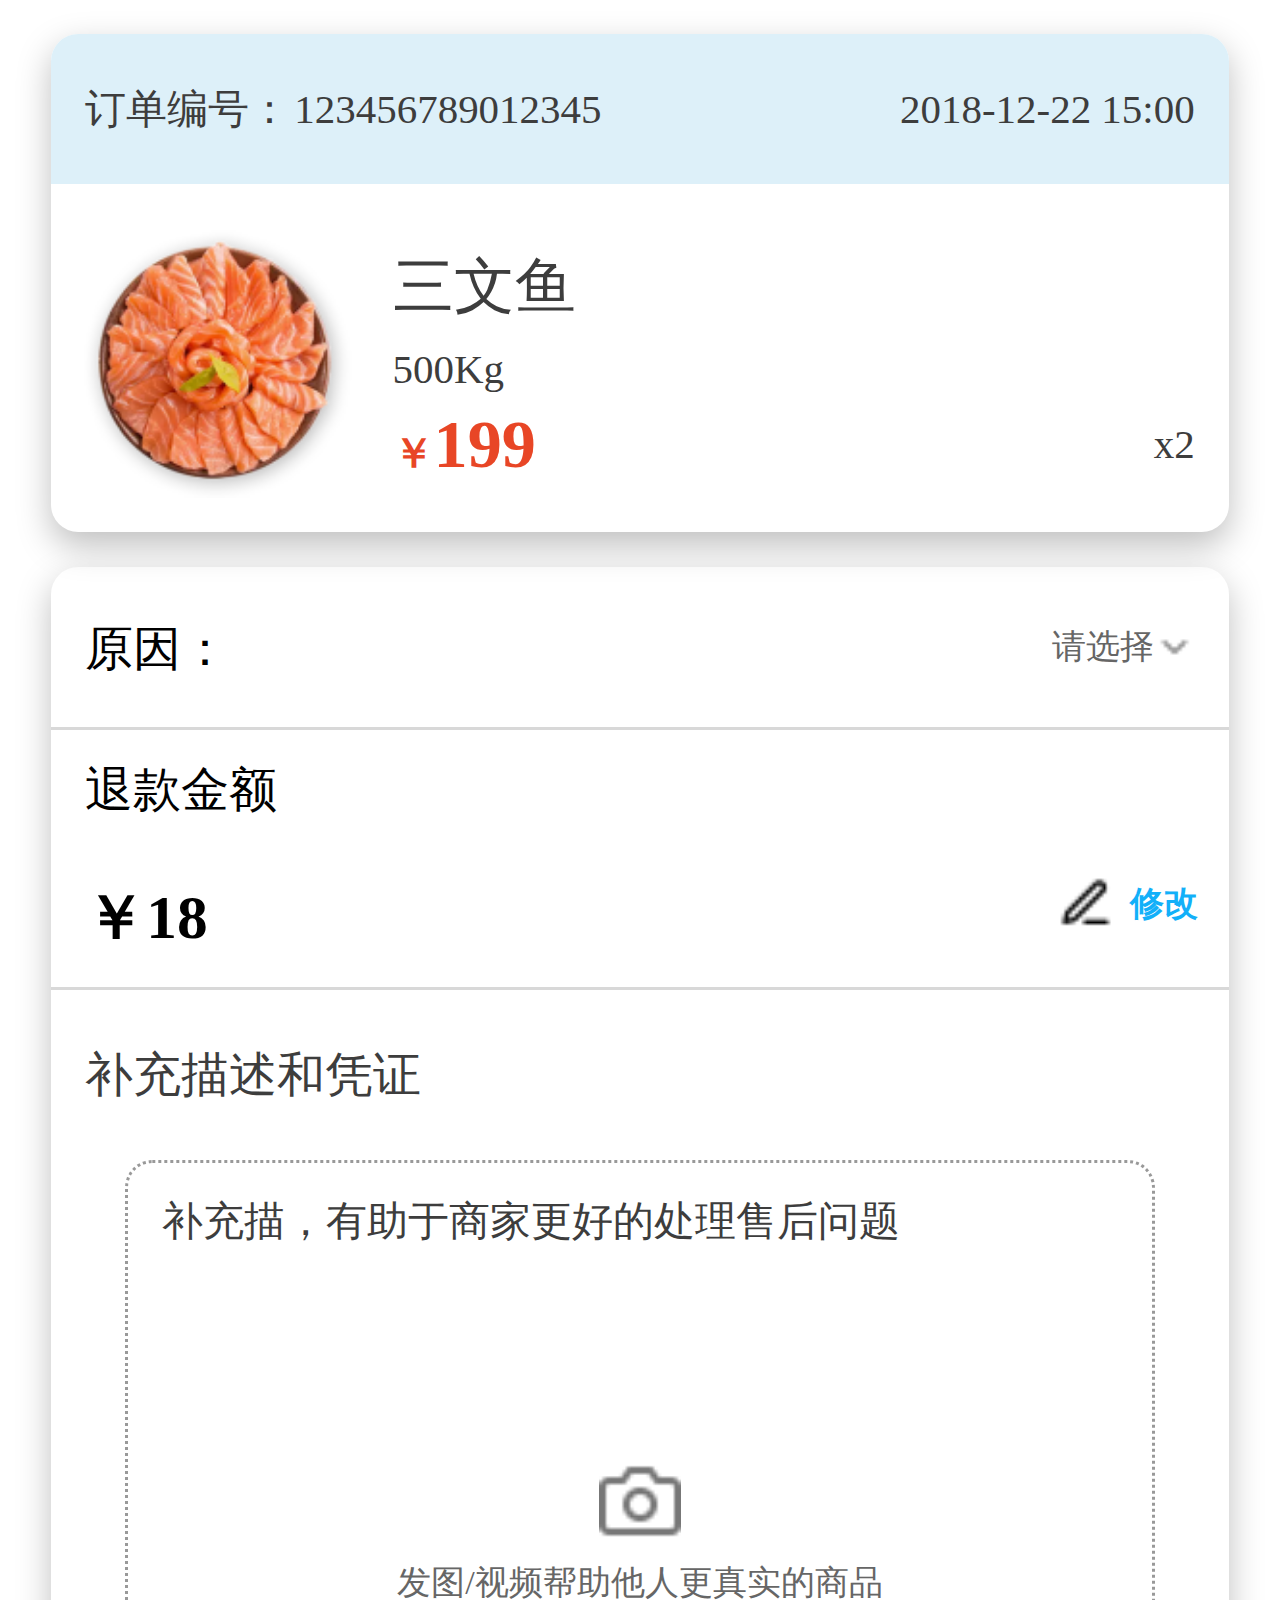
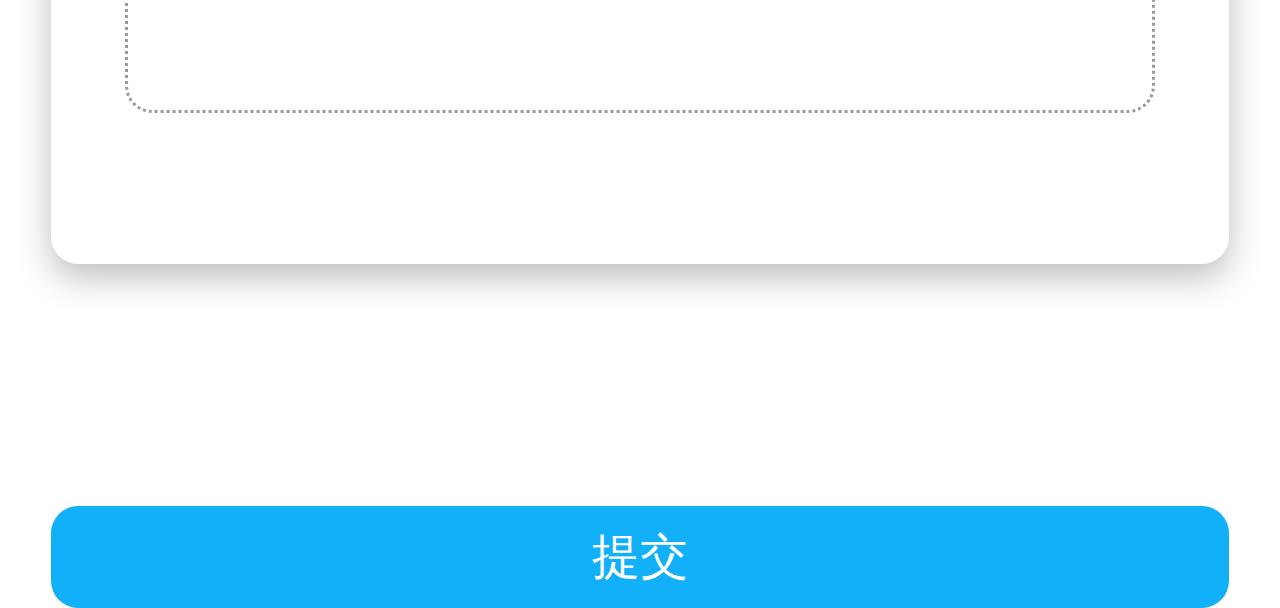
<file: staticIndex/AfterSale/index.html>
<!DOCTYPE html>
<html lang="en">

<head>
    <meta charset="UTF-8">
    <meta http-equiv="X-UA-Compatible" content="IE=edge">
    <meta name="viewport" content="width=device-width, initial-scale=1.0">
    <link rel="stylesheet" href="../common.css">
    <link rel="stylesheet" href="./css/AfterSale.css">
    <title>申请售后</title>
</head>

<body>

    <!-- 订单 -->
    <section class="order">
        <div class="order-head">
            <span>订单编号：</span>
            <span class="order-id">123456789012345</span>
            <span class="order-time">2018-12-22 15:00</span>
        </div>

        <div class="order-body">
            <div class="pict-container">
                <img src="./upload/home_pic01.png" />
            </div>
            <div class="order-detail">
                <h3> 三文鱼</h3>
                <p>500Kg</p>
                <div> <span class="prize">199</span> <span class="quantity">2</span> </div>
            </div>

        </div>

    </section>

    <!-- reason -->
    <section class="reason-box">

        <div class="reason">
            <span> 原因：</span> <a><span>请选择</span></a>
        </div>

        <div class="refund">
            <span class="title">退款金额</span>
            <div class="detail">￥<span class="amount">18</span> <a>修改</a> </div>
        </div>

        <!--补充信息 -->
        <section class="info-addition">
            <h3>补充描述和凭证</h3>
            <div class="pict-upload">
                <p class="remainder1">
                    补充描，有助于商家更好的处理售后问题
                </p>
                <div class="cam"></div>
                <p class="remainder2">发图/视频帮助他人更真实的商品</p>
            </div>
            

        </section>

    </section>

    <button>提交</button>
</body>

</html>
</file>
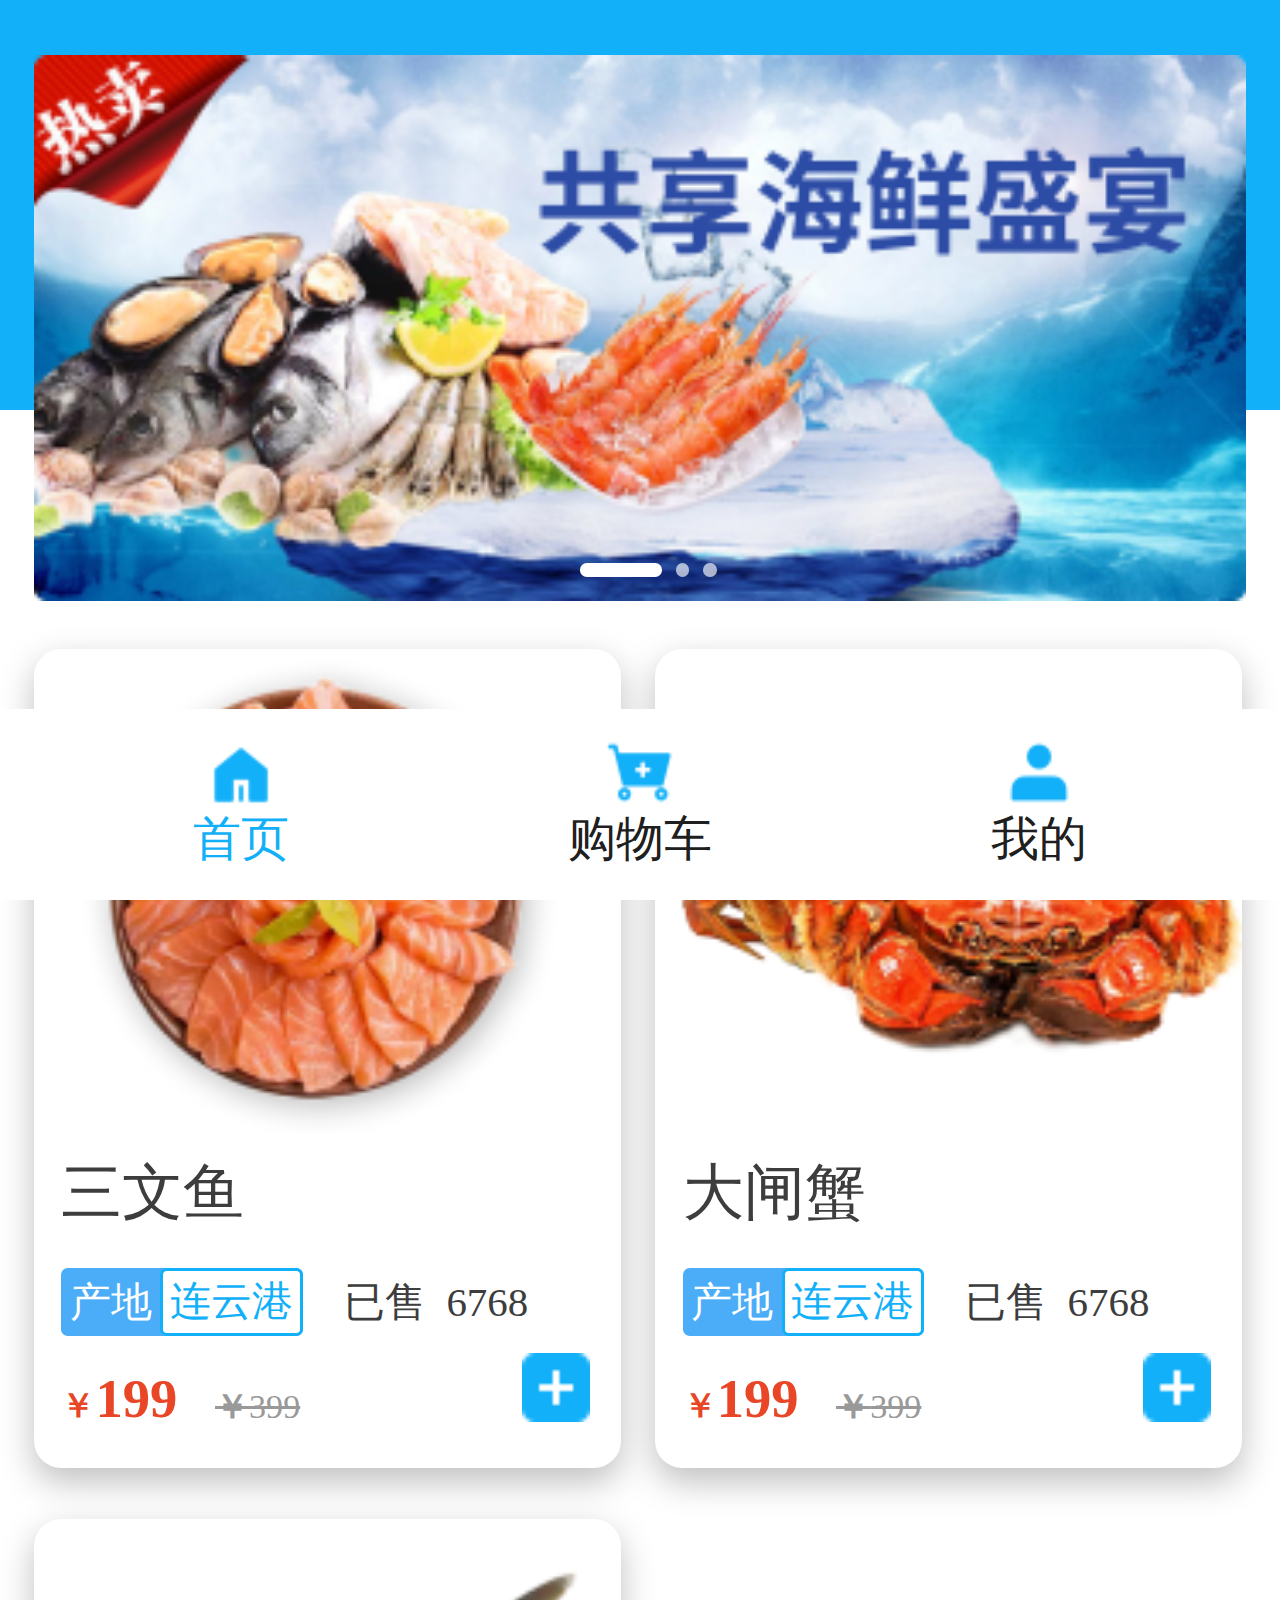
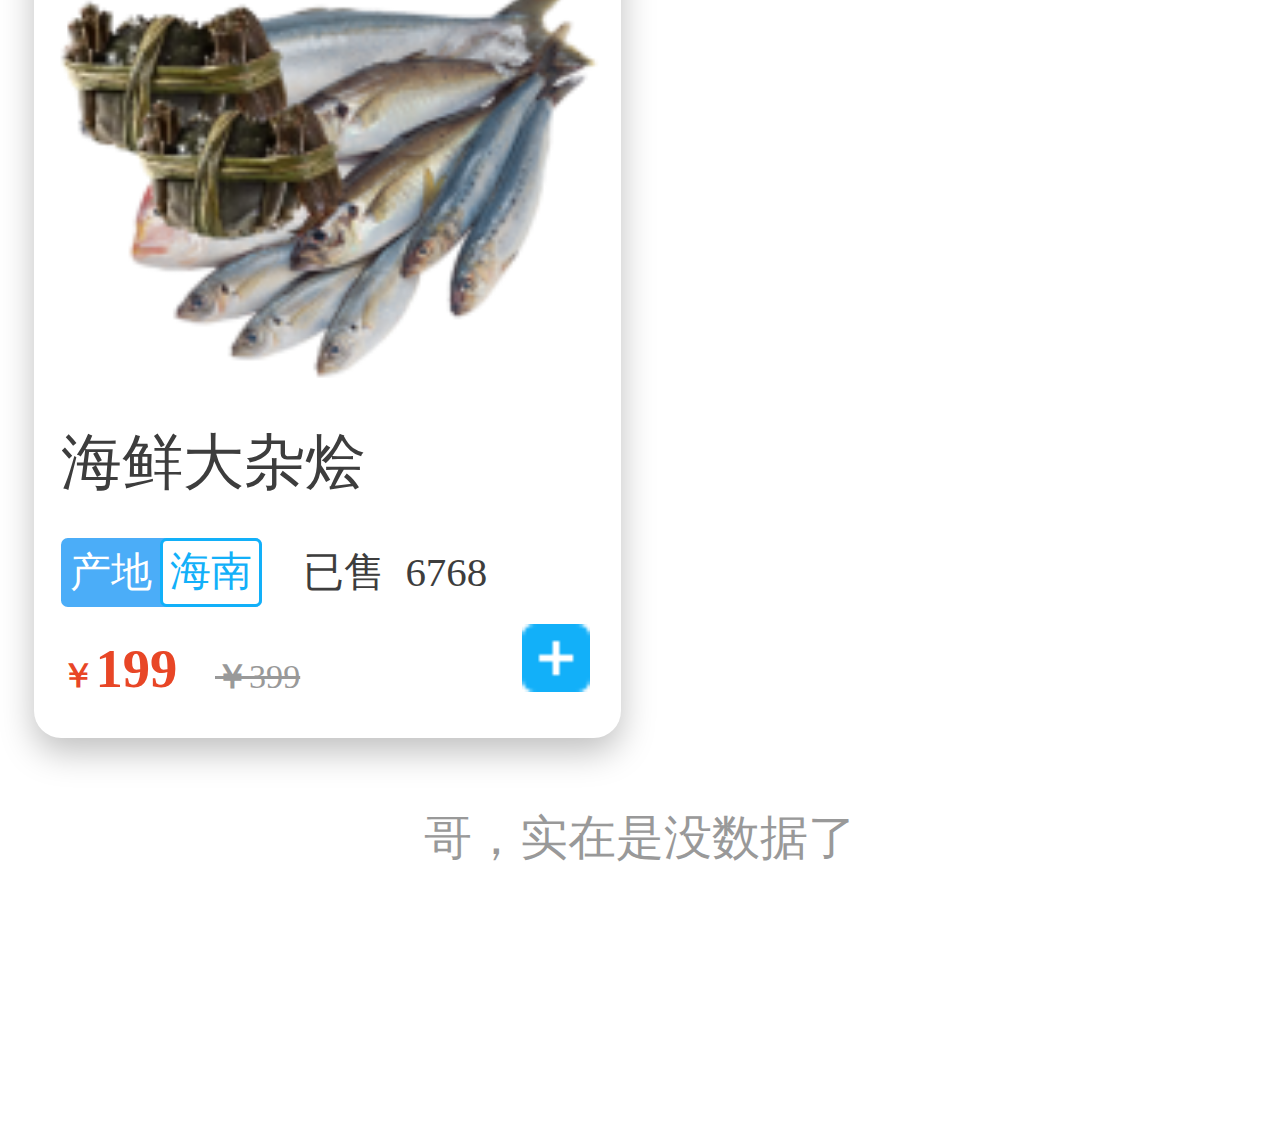
<file: staticIndex/index/index.html>
<!DOCTYPE html>
<html lang="en">
<head>
    <meta charset="UTF-8">
    <meta http-equiv="X-UA-Compatible" content="IE=edge">
    <meta name="viewport" content="width=device-width, initial-scale=1.0">
    <link rel="stylesheet" href="./css/index.css">
    <link rel="stylesheet" href="../common.css">
    <title>海鲜商城</title>
</head>
<body>
    
        <!-- // 头部、广告 -->
        <header class="header">
            <div class="poster">
                <img src="./upload/home_banner.png">
                <ul>
                    <li class="current"></li>
                    <li></li>
                    <li></li>
                </ul>
            </div>
        </header>

        <!-- 物品信息 -->
        <div class="items" >

            <div class="item">
                <img src="./upload/home_pic01.png">
                <h3>三文鱼</h3>
                <div class="detail">
                <div class="place" ><span class="origin">产地</span><span class="location">连云港</span></div> 
                <div class="sole"><span class="sales">已售</span><span class="among">6768</span></div>
                </div>
                <div class="price-zone">
                    <div class="prize">
                        <span class="now-prize">199</span><span class="old-prize">399</span>
                    </div>
                    <div class="add">
                    </div>
                </div>
            </div>


            <div class="item">
                <img src="./upload/home_pic02.png">
                <h3>大闸蟹</h3>
                <div class="detail">
                <div class="place" ><span class="origin">产地</span><span class="location">连云港</span></div> 
                <div class="sole"><span class="sales">已售</span><span class="among">6768</span></div>
                </div>
                <div class="price-zone">
                    <div class="prize">
                        <span class="now-prize">199</span><span class="old-prize">399</span>
                    </div>
                    <div class="add">
                    </div>
                </div>
            </div>

            <div class="item">
                <img src="./upload/home_pic03.png">
                <h3>海鲜大杂烩</h3>
                <div class="detail">
                <div class="place" ><span class="origin">产地</span><span class="location">海南</span></div> 
                <div class="sole"><span class="sales">已售</span><span class="among">6768</span></div>
                </div>
                <div class="price-zone">
                    <div class="prize">
                        <span class="now-prize">199</span><span class="old-prize">399</span>
                    </div>
                    <div class="add">
                    </div>
                </div>
            </div>





            
        </div>

        <!-- 提醒栏 -->
        <p>哥，实在是没数据了</p>

        <!-- 导航栏 -->
        <footer class="footer">
            <ul>
                <li class="current"><img src="./img/tabar_icon_select_home.png" alt=""><span>首页</span></li>
                <li><img src="./img/tabar_icon_select_shop.png"><span>购物车</span></li>
                <li><img src="./img/tabar_icon_select_my.png"><span>我的</span></li>
            </ul>
            
        </footer>

    
</body>
</html>
</file>
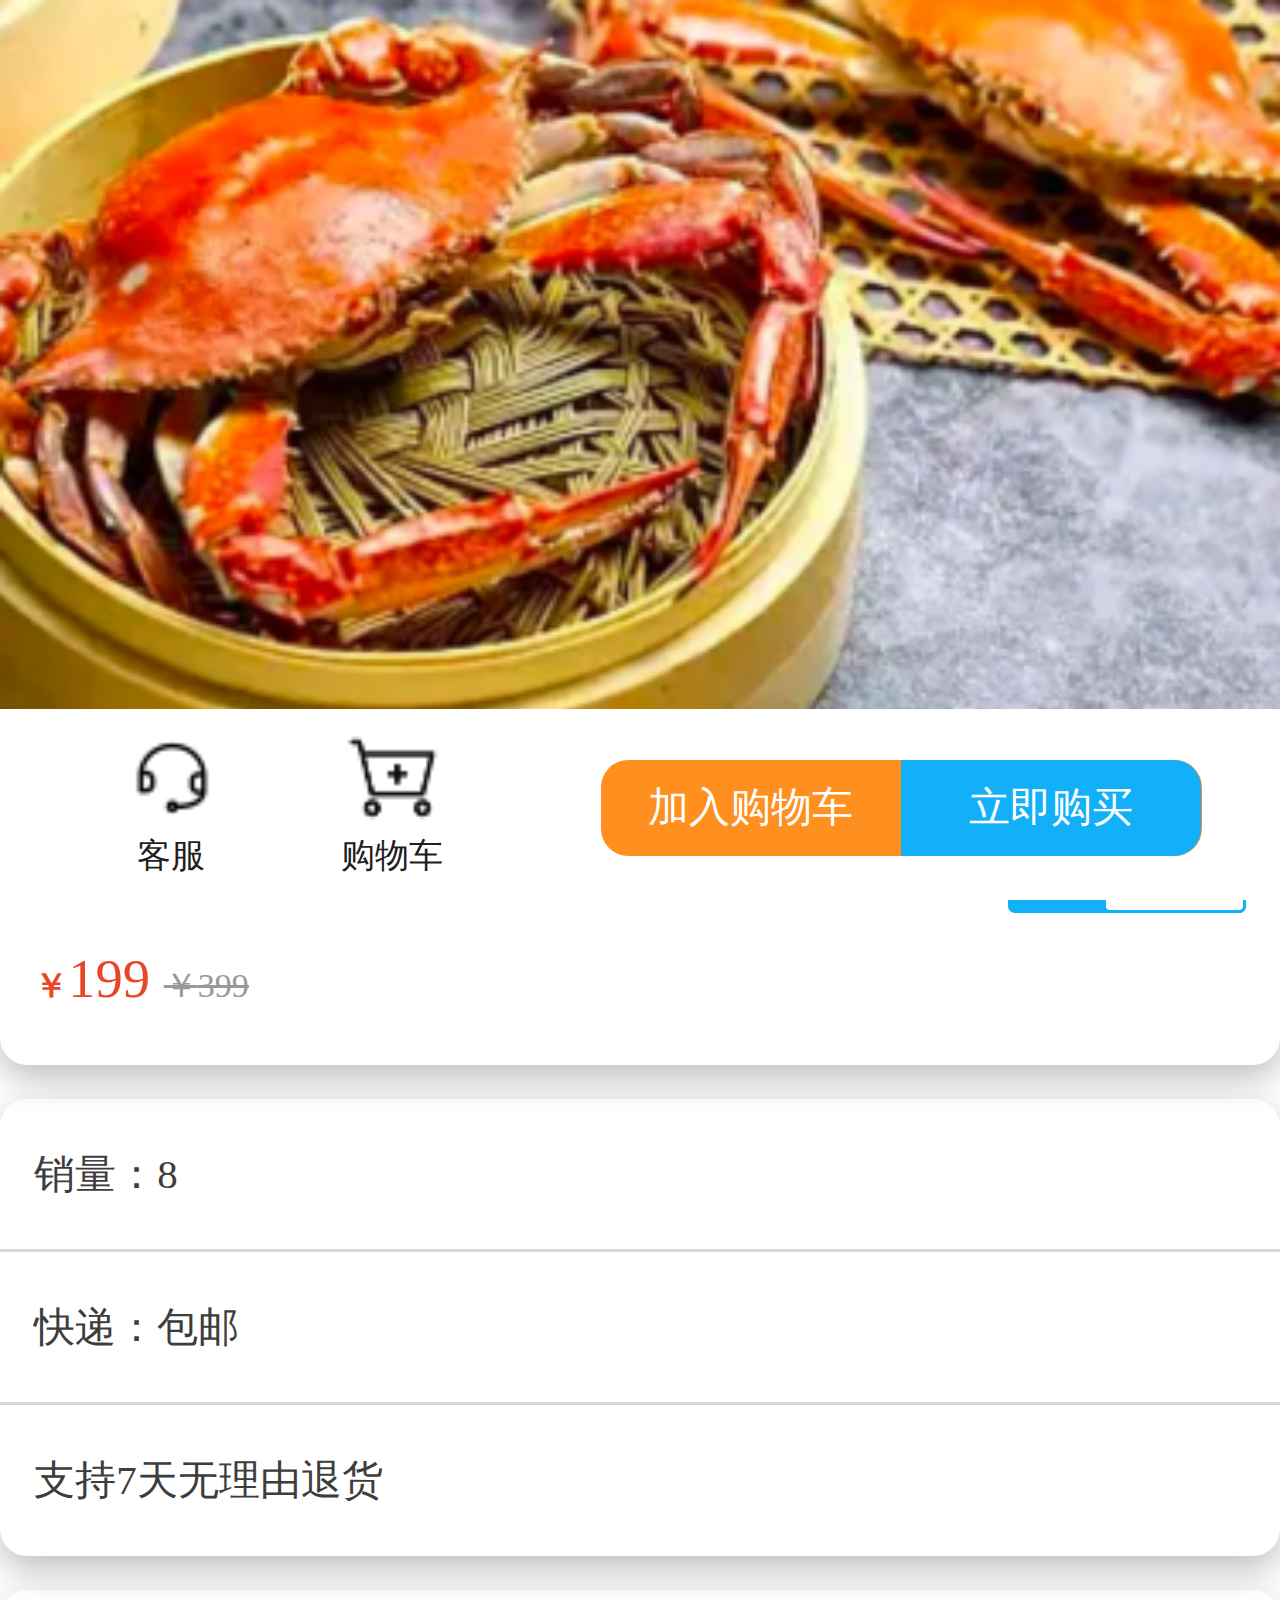
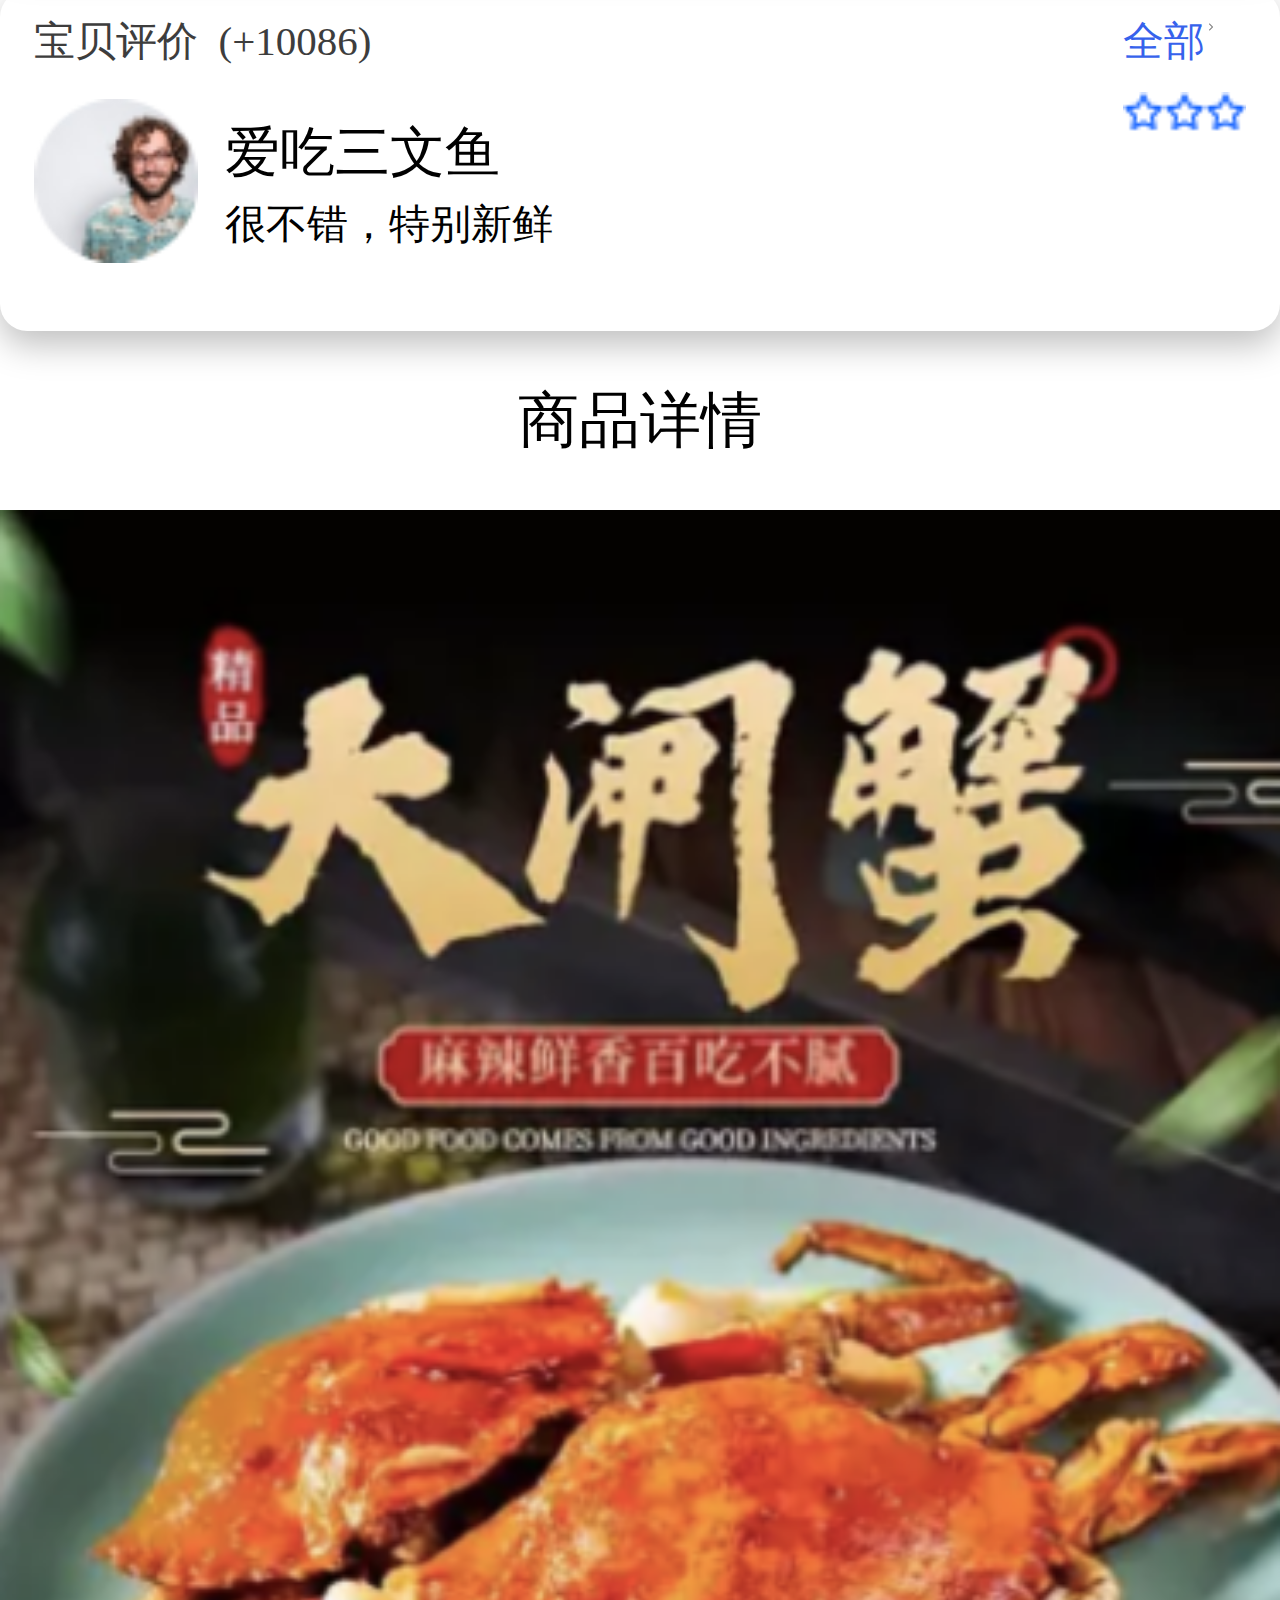
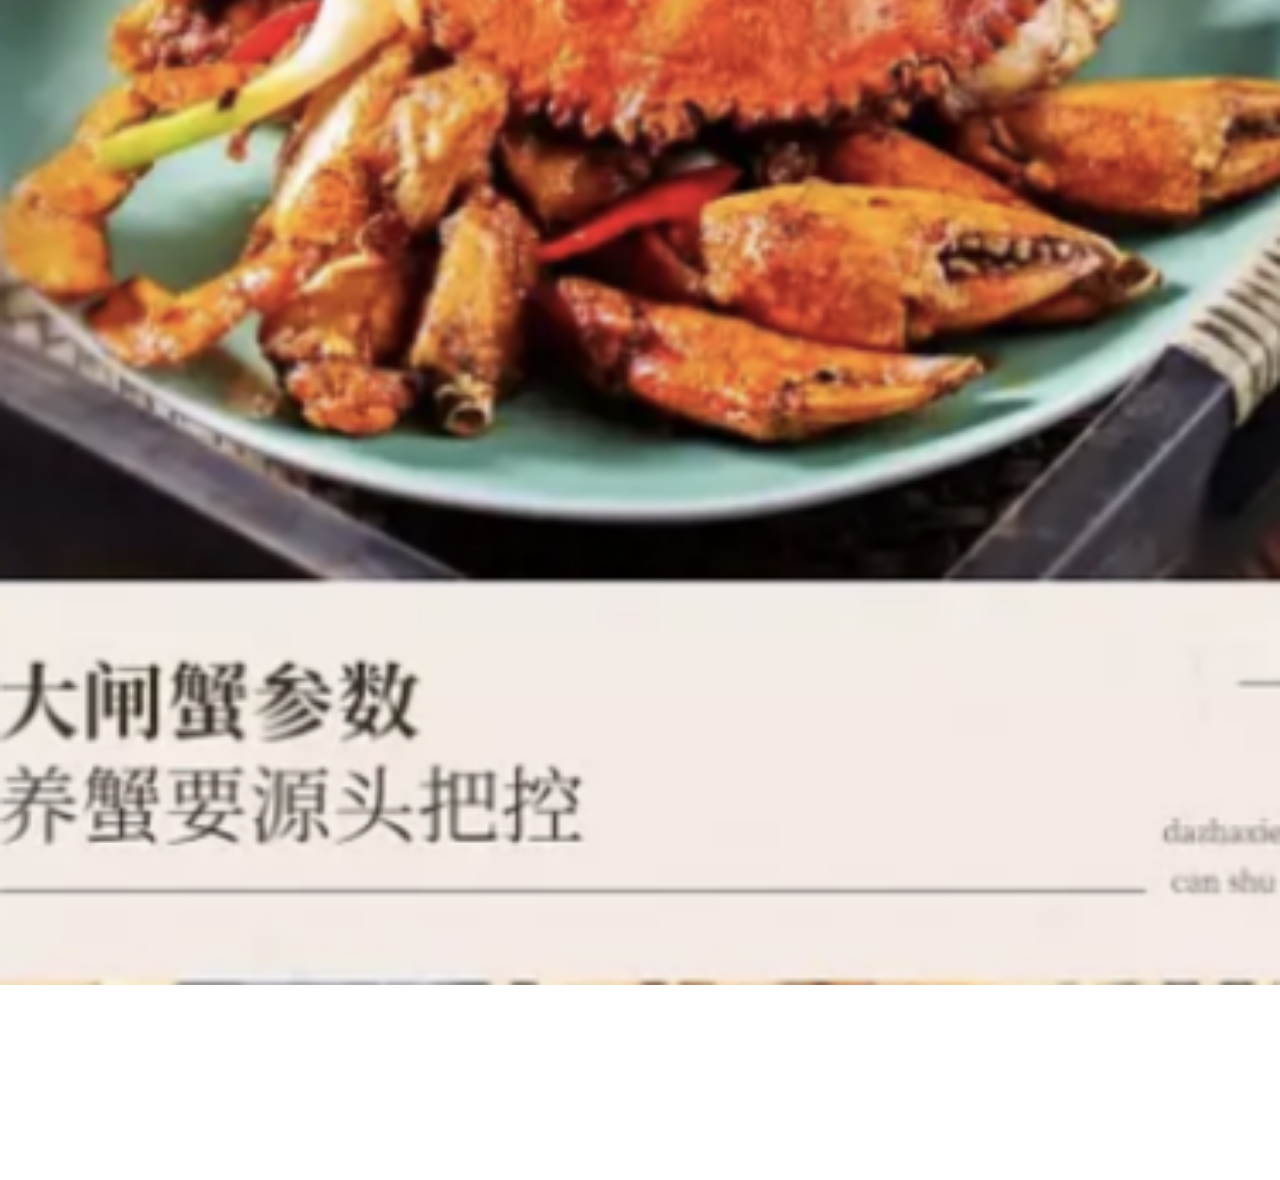
<file: staticIndex/OrderDetailPage/index.html>
<!DOCTYPE html>
<html lang="en">
<head>
    <meta charset="UTF-8">
    <meta http-equiv="X-UA-Compatible" content="IE=edge">
    <meta name="viewport" content="width=device-width, initial-scale=1.0">
    <link rel="stylesheet" href="../common.css">
    <link rel="stylesheet" href="./css/index.css">
    <title>商品详情</title>
</head>
<body>
     
    <!-- box1 -->
    <section class="poster">

        <img src="./upload/details_pic01.png">
        <h3>大闸蟹</h3>
        <div class="info"> 
            <p>这个大闸蟹是阳澄湖的</p>
            <div class="place" ><span>产地</span><span>连云港</span></div> 
        </div>

        <div class="prize">
            <span>199</span>  <span>399</span>
        </div>

    </section>

    <!-- box2 -->
    <section class="info-bar">
        <ul>
            <li><span class="quantity"></span>销量：<span class="number">8</span></li>
            <li><span class="delivery-type">快递：</span><span class="type">包邮</span></li>
            <li><span>支持7天无理由退货</span></li>
        </ul>
    </section>

    <!-- box3 -->
    <section class="commen">
        <div class="head">
            宝贝评价&nbsp;&nbsp;(+<span>10086</span>) <span class="all">全部</span>
        </div>

        <div class="commen-item">
            <img src="./img/details_head portrait.png">
            <ul>
                <li></li>
                <li></li>
                <li></li>
            </ul>
            <h3>爱吃三文鱼</h3>
            <p>
                很不错，特别新鲜
            </p>


        </div>
        
    </section>

    <!-- 商品详情 -->
    <h3 class="product-detail-title">商品详情</h3>

    <!-- 商品详情图片 -->
    <div class="product-detail">
        <img src="./img/details_pic01(1).png" alt="">
    </div>


    <!-- 底部 -->
    <footer class="footer">

        <div class="footer-left">
            <img src="./img/details_icon_customer.png"> <span>客服</span>
        </div>
        <div class="footer-left">
            <img src="./img/details_icon_car.png"> <span>购物车</span>
        </div>

        <div class="footer-right">
            <span>加入购物车</span><span>立即购买</span>
        </div>
    </footer>
    
    
</body>
</html>
</file>
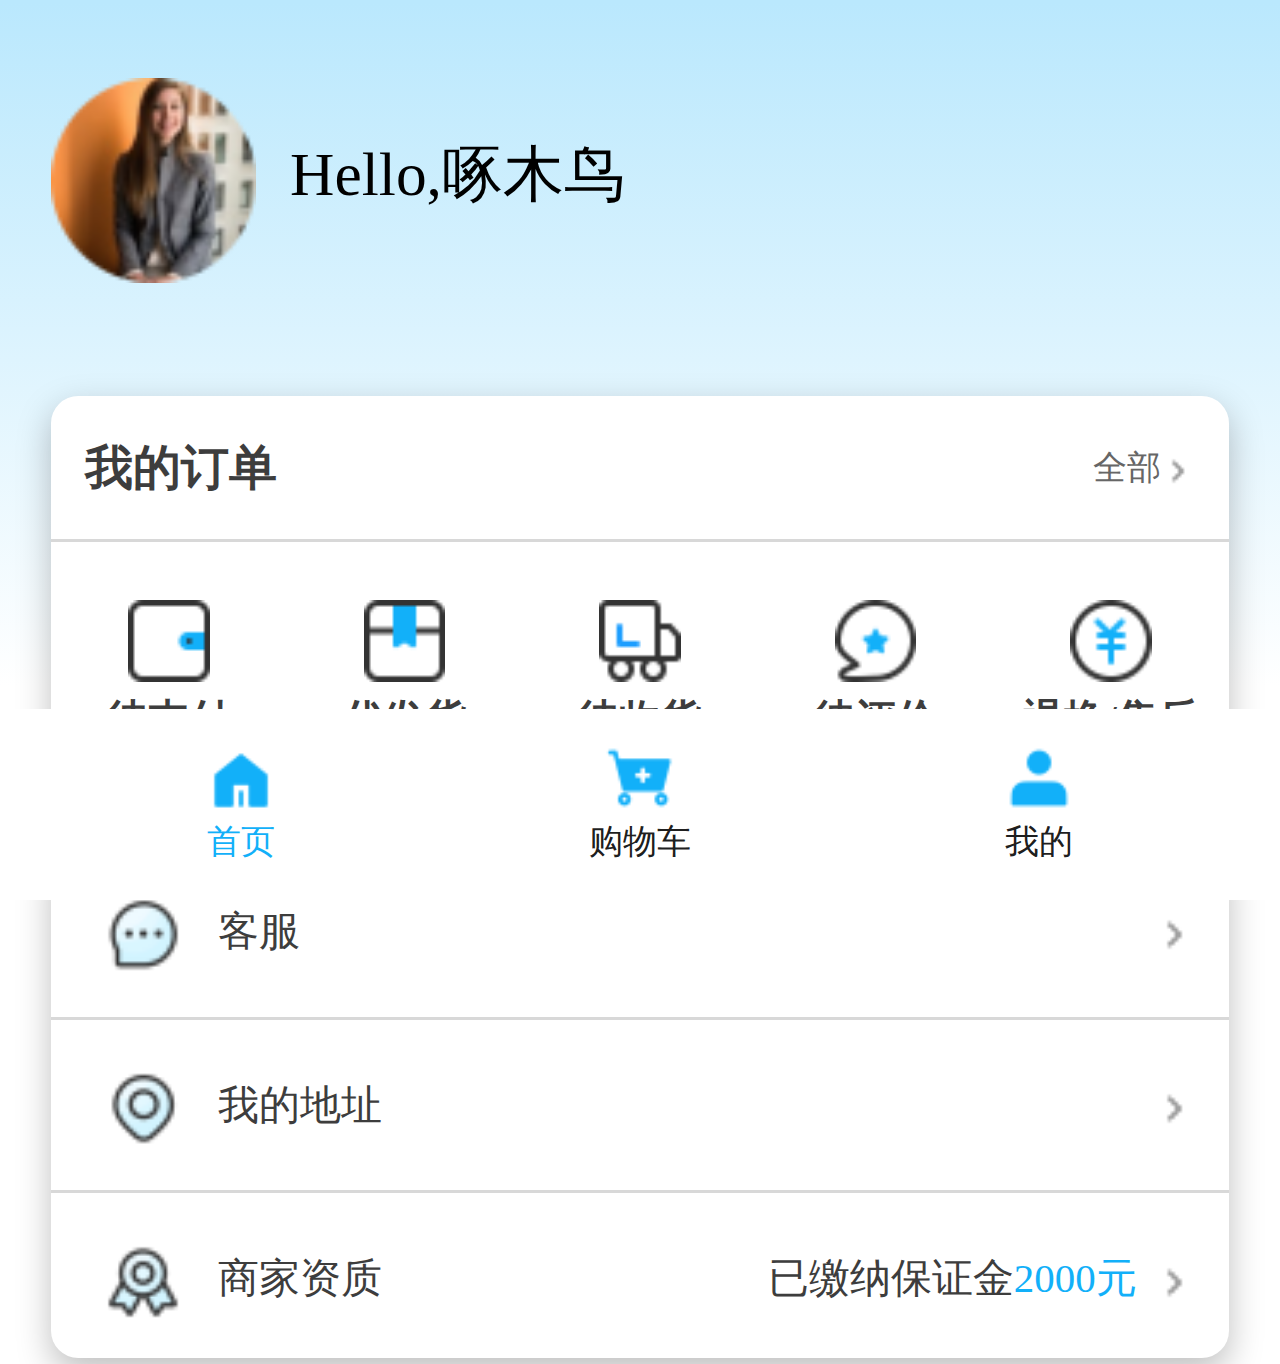
<file: staticIndex/personalCenter/index.html>
<!DOCTYPE html>
<html lang="en">

<head>
    <meta charset="UTF-8">
    <meta http-equiv="X-UA-Compatible" content="IE=edge">
    <meta name="viewport" content="width=device-width, initial-scale=1.0">
    <link rel="stylesheet" href="../common.css">
    <link rel="stylesheet" href="./css/personalCenter.css">
    <title>个人中心</title>
</head>

<body>

    <!-- 头部 -->
    <header  class="user-info">

        <!-- 欢迎用户栏 -->
        <div class="user">
            <img src="./upload/my_headportrait.png" alt="">Hello,<span>啄木鸟</span>
        </div>

        <!-- 订单、选项栏 -->
        <div class="info">

            <div class="order">
                <span>我的订单</span> <span>全部</span>
            </div>

            <div class="option">
                <ul>
                    <li><img src="./img/my_icon_pay.png"> <span>待支付</span></li>
                    <li><img src="./img/my_icon_give.png"> <span>代发货</span></li>
                    <li><img src="./img/my_icon_get.png"> <span>待收货</span></li>
                    <li><img src="./img/my_icon_comment.png"> <span>待评价</span></li>
                    <li><img src="./img/my_icon_back.png"> <span>退换/售后</span></li>
                </ul>
            </div>

        </div>
    </header>


    <!-- 客服、地址、商家资质栏 -->
    <section class="option-bar">
        <ul>
            <li><img src="./img/my_icon_service.png"> <span>客服</span></li>
            <li><img src="./img/my_icon_address.png"> <span>我的地址</span></li>
            <li><img src="./img/my_icon_business.png"> <span>商家资质</span> <span class="addiction">已缴纳保证金<i>2000元</i></span></li>
        </ul>

    </section>



    <!-- 底部导航栏 -->
    <footer class="footer">
        <ul>
            <li class="current"><img src="./img/tabar_icon_select_home.png" alt=""><span>首页</span></li>
            <li><img src="./img/tabar_icon_select_shop.png"><span>购物车</span></li>
            <li><img src="./img/tabar_icon_select_my.png"><span>我的</span></li>
        </ul>

    </footer>


</body>

</html>
</file>
<file: staticIndex/common.css>
*{
    padding: 0;
    margin: 0;
}

a{
    text-decoration: none;

}

li{
    list-style: none;
}
</file>
<file: staticIndex/AfterSale/css/AfterSale.css>
.order {
  width: 92vw;
  height: 38.93333333vw;
  margin: 2.66666667vw auto;
  box-shadow: 0 1.06666667vw 2.66666667vw rgba(0, 0, 0, 0.25);
  border-radius: 2.13333333vw;
}
.order .order-head {
  height: 11.73333333vw;
  background-color: #DDF0F9;
  border-radius: 2.13333333vw 2.13333333vw 0 0;
  line-height: 11.73333333vw;
}
.order .order-head span {
  font-size: 3.2vw;
  color: #3D3D3D;
}
.order .order-head span:first-child {
  margin-left: 2.66666667vw;
}
.order .order-head .order-time {
  float: right;
  margin-right: 2.66666667vw;
}
.order .order-body {
  display: flex;
  border-top: 0.26666667vw solid transparent;
  height: 27.2vw;
}
.order .order-body .pict-container {
  display: flex;
  margin: 2.93333333vw 2.66666667vw;
  width: 21.33333333vw;
  height: 21.33333333vw;
  justify-content: center;
}
.order .order-body .pict-container img {
  height: 21.33333333vw;
}
.order .order-body .order-detail {
  display: flex;
  flex-direction: column;
  justify-content: center;
  color: #3D3D3D;
}
.order .order-body .order-detail h3 {
  font-size: 4.8vw;
  font-weight: 400;
}
.order .order-body .order-detail p {
  font-size: 3.2vw;
  margin: 1.33333333vw 0;
}
.order .order-body .order-detail div {
  width: 65.33333333vw;
  height: 5.33333333vw;
  display: flex;
  justify-content: space-between;
  line-height: 5.33333333vw;
}
.order .order-body .order-detail div .prize {
  font-size: 5.33333333vw;
  color: #E84626;
  font-weight: 700;
}
.order .order-body .order-detail div .prize::before {
  content: "￥";
  font-size: 3.2vw;
}
.order .order-body .order-detail div .quantity {
  font-size: 3.2vw;
  float: right;
  margin-right: 2.66666667vw;
}
.order .order-body .order-detail div .quantity::before {
  content: "x";
  font-size: 3.2vw;
}
.reason-box {
  height: 101.33333333vw;
  width: 92vw;
  margin: auto;
  border-radius: 2.13333333vw;
  box-shadow: 0vw 1.06666667vw 2.66666667vw rgba(0, 0, 0, 0.25);
}
.reason-box .reason {
  display: flex;
  height: 12.8vw;
  font-size: 3.73333333vw;
  line-height: 12.8vw;
  border-bottom: #D8D8D8 0.26666667vw solid;
  justify-content: space-between;
  box-sizing: border-box;
}
.reason-box .reason span {
  margin-left: 2.66666667vw;
}
.reason-box .reason a {
  display: flex;
  height: 100%;
  margin-right: 2.66666667vw;
  font-size: 2.66666667vw;
  color: #666666;
  align-items: center;
}
.reason-box .reason a span {
  margin: 0;
}
.reason-box .reason a::after {
  content: "";
  display: inline-block;
  height: 3.2vw;
  width: 3.2vw;
  vertical-align: baseline;
  background: url(../img/icon_arrow12_down.png) no-repeat;
  background-size: 3.2vw;
}
.reason-box .refund {
  display: flex;
  flex-direction: column;
  height: 20.26666667vw;
  border-bottom: #D8D8D8 0.26666667vw solid;
  justify-content: space-around;
  box-sizing: border-box;
}
.reason-box .refund .title {
  font-size: 3.73333333vw;
  margin-left: 2.66666667vw;
}
.reason-box .refund .detail {
  font-size: 4.8vw;
  font-weight: 700;
  padding-left: 2.66666667vw;
}
.reason-box .refund .detail a {
  display: flex;
  align-items: center;
  float: right;
  margin-right: 2.4vw;
  font-size: 2.66666667vw;
  color: #12B0F9;
}
.reason-box .refund .detail a::before {
  content: "";
  display: inline-block;
  height: 4.26666667vw;
  width: 4.26666667vw;
  background-color: #E84626;
  background: url(../img/after_icon_edit.png) no-repeat;
  background-size: 4.26666667vw;
  margin-right: 1.33333333vw;
}
.reason-box .info-addition {
  height: 68.26666667vw;
}
.reason-box .info-addition h3 {
  height: 13.33333333vw;
  font-size: 3.73333333vw;
  color: #3D3D3D;
  font-weight: 400;
  line-height: 13.33333333vw;
  margin-left: 2.66666667vw;
}
.reason-box .info-addition .pict-upload {
  position: relative;
  width: 80vw;
  height: 42.66666667vw;
  margin: auto;
  border-radius: 2.13333333vw;
  border: dotted 0.26666667vw #999999;
}
.reason-box .info-addition .pict-upload .remainder1 {
  font-size: 3.2vw;
  height: 9.06666667vw;
  line-height: 9.06666667vw;
  color: #3D3D3D;
  padding-left: 2.66666667vw;
}
.reason-box .info-addition .pict-upload .cam {
  position: absolute;
  bottom: 13.06666667vw;
  height: 6.4vw;
  width: 6.4vw;
  left: 36.8vw;
  background: url(../img/evaluate_icon_camera.png) no-repeat;
  background-size: 6.4vw;
}
.reason-box .info-addition .pict-upload .remainder2 {
  width: 100%;
  text-align: center;
  position: absolute;
  font-size: 2.66666667vw;
  color: #666666;
  padding: 0;
  line-height: 0;
  bottom: 9.86666667vw;
}
button {
  font-size: 3.73333333vw;
  width: 92vw;
  height: 8vw;
  background-color: #12B0F9;
  text-align: center;
  line-height: 8vw;
  margin: 18.93333333vw 4vw 0;
  border: none;
  color: #fff;
  border-radius: 2.13333333vw;
}
</file>
<file: staticIndex/index/css/index.css>
body {
  width: 100%;
  overflow-y: auto;
}
body .header {
  position: relative;
  width: 100%;
  height: 46.66666667vw;
}
body .header::before {
  content: "";
  display: block;
  width: 100vw;
  height: 32vw;
  background-color: #12B0F9;
}
body .header .poster {
  position: absolute;
  height: 42.66666667vw;
  top: 4.26666667vw;
  left: 2.66666667vw;
  right: 2.66666667vw;
}
body .header .poster img {
  position: absolute;
  height: 42.66666667vw;
  width: 94.66666667vw;
}
body .header .poster ul {
  position: absolute;
  bottom: 1.86666667vw;
  left: 42.13333333vw;
}
body .header .poster ul .current {
  width: 6.4vw;
  background-color: #FFFFFF;
}
body .header .poster ul li {
  float: left;
  height: 1.06666667vw;
  width: 1.06666667vw;
  border-radius: 0.53333333vw;
  margin: 0 0.53333333vw;
  background-color: rgba(255, 255, 255, 0.65);
}
body .items::after {
  content: "";
  display: block;
  clear: both;
}
body .items .item {
  float: left;
  width: 45.86666667vw;
  height: 64vw;
  margin-top: 4vw;
  margin-left: 2.66666667vw;
  border-radius: 2.13333333vw;
  box-shadow: 0px 1.06666667vw 2.66666667vw rgba(0, 0, 0, 0.25);
}
body .items .item img {
  width: 100%;
  height: 37.86666667vw;
}
body .items .item h3 {
  font-size: 4.8vw;
  font-weight: 400;
  margin-top: 1.06666667vw;
  margin-left: 2.13333333vw;
  color: #3D3D3D;
}
body .items .item .detail {
  display: flex;
  margin: 2.66666667vw 0 0 2.13333333vw;
  height: 5.33333333vw;
  font-size: 3.2vw;
  justify-content: flex-start;
  line-height: 5.33333333vw;
}
body .items .item .detail .place {
  border-radius: 0.53333333vw;
  display: flex;
  height: 100%;
  text-align: center;
  background-color: #4BADF8;
  box-sizing: border-box;
}
body .items .item .detail .place .origin {
  width: 7.73333333vw;
  height: 100%;
  color: #FFFFFF;
}
body .items .item .detail .place .location {
  line-height: 4.8vw;
  padding: 0 0.53333333vw;
  background-color: #FFFFFF;
  color: #12B0F9;
  border: 0.26666667vw solid #12B0F9;
  border-radius: 0.53333333vw;
  box-sizing: border-box;
}
body .items .item .detail .sole {
  margin-left: 3.2vw;
  display: flex;
  font-size: 3.2vw;
  color: #3D3D3D;
  width: 14.4vw;
  justify-content: space-between;
}
body .items .item .price-zone {
  display: flex;
  justify-content: space-between;
  width: 90%;
  height: 5.33333333vw;
  margin: 1.33333333vw 0 0 2.13333333vw;
  box-sizing: border-box;
}
body .items .item .price-zone .prize {
  display: flex;
  height: 16px;
  box-sizing: border-box;
  margin-top: 1.06666667vw;
}
body .items .item .price-zone .prize .now-prize {
  width: 10.66666667vw;
  color: #E84626;
  font-size: 4.26666667vw;
  font-weight: 700;
}
body .items .item .price-zone .prize .now-prize::before {
  content: "￥";
  color: #E84626;
  font-size: 2.66666667vw;
  font-weight: 700;
}
body .items .item .price-zone .prize .old-prize {
  width: 6.13333333vw;
  height: 100%;
  font-size: 2.66666667vw;
  color: #999999;
  text-decoration: line-through;
  padding-top: 1.33333333vw;
  margin-left: 1.33333333vw;
}
body .items .item .price-zone .prize .old-prize::before {
  content: "￥";
  height: 100%;
  font-size: 2.66666667vw;
  font-weight: 700;
  color: #999999;
  text-decoration: line-through;
}
body .items .item .price-zone .add {
  height: 5.33333333vw;
  width: 5.33333333vw;
  background-color: #12B0F9;
  box-sizing: border-box;
  background: url(../img/home_icon_add.png);
  background-size: 5.33333333vw;
}
body p {
  font-size: 3.73333333vw;
  color: #999999;
  text-align: center;
  margin-top: 5.33333333vw;
  margin-bottom: 20.26666667vw;
}
body .footer {
  position: fixed;
  bottom: 0;
  width: 100%;
  height: 14.93333333vw;
  background-color: #FFFFFF;
}
body .footer ul {
  display: flex;
  justify-content: center;
}
body .footer ul .current {
  color: #12B0F9;
}
body .footer ul li {
  display: flex;
  flex-direction: column;
  justify-content: center;
  align-items: center;
  width: 31.2vw;
  height: 14.93333333vw;
  color: rgba(0, 0, 0, 0.9);
  font-size: 3.73333333vw;
}
body .footer ul li img {
  width: 5.33333333vw;
  height: 5.33333333vw;
}
</file>
<file: staticIndex/OrderDetailPage/css/index.css>
body .poster {
  height: 83.2vw;
  box-shadow: 0 1.06666667vw 2.66666667vw rgba(0, 0, 0, 0.25);
  border-radius: 0 0 2.13333333vw 2.13333333vw;
}
body .poster img {
  height: 56vw;
  width: 100vw;
  border: none;
}
body .poster h3 {
  font-size: 4.8vw;
  font-weight: 400;
  margin-left: 2.13333333vw;
  color: #3D3D3D;
}
body .poster .info {
  display: flex;
  justify-content: space-between;
  height: 6.4vw;
  width: 94.66666667vw;
  margin: auto;
  margin-top: 2.13333333vw;
}
body .poster .info p {
  height: 100%;
  font-size: 3.2vw;
  color: #3D3D3D;
  line-height: 6.4vw;
}
body .poster .info .place {
  height: 100%;
  display: flex;
  font-size: 3.2vw;
  background-color: #12B0F9;
  border-radius: 0.53333333vw;
}
body .poster .info .place :first-child {
  color: #FFFFFF;
  padding: 0 0.53333333vw;
  line-height: 6.4vw;
}
body .poster .info .place :last-child {
  border: #12B0F9 0.26666667vw solid;
  background-color: #FFFFFF;
  color: #12B0F9;
  padding: 0 0.53333333vw;
  border-radius: 0.53333333vw;
  line-height: 5.86666667vw;
}
body .poster .prize {
  height: 4.26666667vw;
  margin-top: 2.66666667vw;
  font-size: 4.26666667vw;
}
body .poster .prize :first-child {
  margin-left: 2.66666667vw;
  font-size: 4.26666667vw;
  color: #E84626;
}
body .poster .prize :first-child::before {
  content: "￥";
  font-weight: 700;
  font-size: 2.66666667vw;
}
body .poster .prize :last-child {
  text-decoration: line-through;
  font-size: 2.66666667vw;
  color: #999999;
}
body .poster .prize :last-child::before {
  content: "￥";
}
body .info-bar {
  margin-top: 2.66666667vw;
  box-shadow: 0 1.06666667vw 2.66666667vw rgba(0, 0, 0, 0.25);
  border-radius: 2.13333333vw;
}
body .info-bar ul li {
  height: 11.73333333vw;
  line-height: 11.73333333vw;
  font-size: 3.2vw;
  color: #3D3D3D;
  border-bottom: #D8D8D8 0.26666667vw solid;
  padding-left: 2.66666667vw;
}
body .info-bar ul :last-child {
  border-bottom: none;
}
body .commen {
  height: 26.66666667vw;
  margin-top: 2.66666667vw;
  box-shadow: 0 1.06666667vw 2.66666667vw rgba(0, 0, 0, 0.25);
  border-radius: 2.13333333vw;
}
body .commen .head {
  width: 94.66666667vw;
  margin: auto;
  height: 8vw;
  line-height: 8vw;
  font-size: 3.2vw;
  color: #3D3D3D;
}
body .commen .head .all {
  display: block;
  height: 8vw;
  float: right;
  color: #3662EC;
}
body .commen .head .all::after {
  content: "";
  display: inline-block;
  height: 2.66666667vw;
  width: 3.2vw;
  background: url(../img/chevron-states.png) no-repeat;
}
body .commen .commen-item {
  width: 94.66666667vw;
  margin: auto;
  height: 18.66666667vw;
}
body .commen .commen-item img {
  float: left;
  height: 12.8vw;
  width: 12.8vw;
  vertical-align: top;
  margin-right: 2.13333333vw;
  margin-top: 0.53333333vw;
}
body .commen .commen-item ul {
  float: right;
  width: 79.73333333vw;
  height: 3.2vw;
}
body .commen .commen-item ul li {
  float: right;
  height: 3.2vw;
  width: 3.2vw;
  background: url(../img/details_star-states.png) no-repeat;
  background-size: 3.2vw;
}
body .commen .commen-item h3 {
  float: left;
  width: 79.73333333vw;
  font-size: 4.26666667vw;
  font-weight: 400;
  margin-top: -1.33333333vw;
}
body .commen .commen-item p {
  margin-top: 0.53333333vw;
  width: 79.73333333vw;
  font-size: 3.2vw;
  float: left;
}
body .product-detail-title {
  font-size: 4.8vw;
  text-align: center;
  font-weight: 400;
  margin: 3.73333333vw auto;
}
body .product-detail {
  width: 100%;
}
body .product-detail :last-child {
  margin-bottom: 14.93333333vw;
}
body .product-detail img {
  width: 100%;
}
body .footer {
  position: fixed;
  bottom: 0;
  height: 14.93333333vw;
  width: 100%;
  background-color: #FFFFFF;
}
body .footer .footer-left {
  float: left;
  display: flex;
  flex-direction: column;
  justify-content: center;
  align-items: center;
  height: 100%;
  margin-left: 9.6vw;
}
body .footer .footer-left img {
  height: 7.46666667vw;
  width: 7.46666667vw;
}
body .footer .footer-left span {
  margin-top: 0.53333333vw;
  font-size: 2.66666667vw;
  color: rgba(0, 0, 0, 0.9);
}
body .footer .footer-right {
  display: flex;
  float: right;
  width: 46.93333333vw;
  height: 7.46666667vw;
  background-color: #FF8F1F;
  margin: 4vw 6.13333333vw 0 0;
  border-radius: 2.13333333vw;
}
body .footer .footer-right span {
  width: 23.46666667vw;
  height: 100%;
  text-align: center;
  line-height: 7.46666667vw;
  font-size: 3.2vw;
  color: #FFFFFF;
}
body .footer .footer-right span:last-child {
  background-color: #12B0F9;
  border-radius: 0 2.13333333vw 2.13333333vw 0;
}
</file>
<file: staticIndex/personalCenter/css/personalCenter.css>
body .user-info {
  border-top: 0.26666667vw solid #bae8fd;
  height: 53.33333333vw;
  width: 100vw;
  background: -webkit-linear-gradient(#bae8fd, rgba(255, 247, 247, 0));
  font-family: Source Han Sans CN-Medium, Source Han Sans CN;
}
body .user-info .user {
  margin: 5.86666667vw 0 0 4vw;
  font-size: 4.8vw;
}
body .user-info .user img {
  height: 16vw;
  width: 16vw;
  vertical-align: middle;
  margin-right: 2.66666667vw;
}
body .user-info .info {
  width: 92vw;
  height: 32vw;
  margin: 8.8vw auto 0;
  border-radius: 2.13333333vw;
  background-color: #FFFFFF;
  box-shadow: 0 1.06666667vw 2.66666667vw 0vw rgba(0, 0, 0, 0.25);
}
body .user-info .info .order {
  display: flex;
  justify-content: space-between;
  height: 11.2vw;
  border-radius: 2.13333333vw 2.13333333vw 0 0;
  border-bottom: 0.26666667vw solid #d8d8d8;
  line-height: 11.2vw;
}
body .user-info .info .order :first-child {
  color: #3D3D3D;
  font-size: 3.73333333vw;
  margin-left: 2.66666667vw;
  font-weight: 700;
}
body .user-info .info .order :last-child {
  font-size: 2.66666667vw;
  color: #666666;
}
body .user-info .info .order :last-child::after {
  content: "";
  display: inline-block;
  height: 2.66666667vw;
  width: 2.66666667vw;
  background: url(../img/chevron-states.png);
  background-size: 2.66666667vw;
  vertical-align: middle;
  margin-right: 2.66666667vw;
}
body .user-info .info .option ul {
  display: flex;
  justify-content: space-around;
}
body .user-info .info .option ul li {
  display: flex;
  flex-direction: column;
  justify-content: center;
  align-items: center;
  height: 20.53333333vw;
  width: 18.4vw;
}
body .user-info .info .option ul li img {
  height: 6.4vw;
  width: 6.4vw;
}
body .user-info .info .option ul li span {
  font-size: 3.2vw;
  color: #3D3D3D;
  margin-top: 0.8vw;
  font-weight: 700;
}
body .option-bar {
  margin-top: 12.53333333vw;
}
body .option-bar ul {
  width: 92vw;
  height: 40vw;
  border-radius: 2.13333333vw;
  margin: auto;
  box-shadow: 0 1.06666667vw 2.66666667vw rgba(0, 0, 0, 0.25);
}
body .option-bar ul li {
  position: relative;
  display: flex;
  height: 13.33333333vw;
  width: 92vw;
  line-height: 13.33333333vw;
  border-bottom: 0.26666667vw solid #D8D8D8;
}
body .option-bar ul li::after {
  position: absolute;
  right: 2.66666667vw;
  top: 5.33333333vw;
  content: "";
  height: 3.2vw;
  width: 3.2vw;
  background: url(../img/chevron-states.png) no-repeat;
  background-size: 3.2vw;
}
body .option-bar ul li .addiction {
  position: absolute;
  right: 7.2vw;
}
body .option-bar ul li .addiction i {
  font-style: normal;
  color: #12B0F9;
}
body .option-bar ul li:last-child {
  border-bottom: none;
}
body .option-bar ul li img {
  margin: 3.73333333vw 2.66666667vw 0 4vw;
  height: 6.4vw;
  width: 6.4vw;
}
body .option-bar ul li span {
  font-size: 3.2vw;
  color: #3D3D3D;
}
body .footer {
  position: fixed;
  bottom: 0;
  width: 100%;
  height: 14.93333333vw;
  background-color: #FFFFFF;
}
body .footer ul {
  display: flex;
  justify-content: center;
}
body .footer ul .current {
  color: #12B0F9;
}
body .footer ul li {
  display: flex;
  flex-direction: column;
  justify-content: center;
  align-items: center;
  width: 31.2vw;
  height: 14.93333333vw;
  color: rgba(0, 0, 0, 0.9);
  font-size: 2.66666667vw;
}
body .footer ul li img {
  width: 5.33333333vw;
  height: 5.33333333vw;
  margin-bottom: 0.53333333vw;
}
</file>
